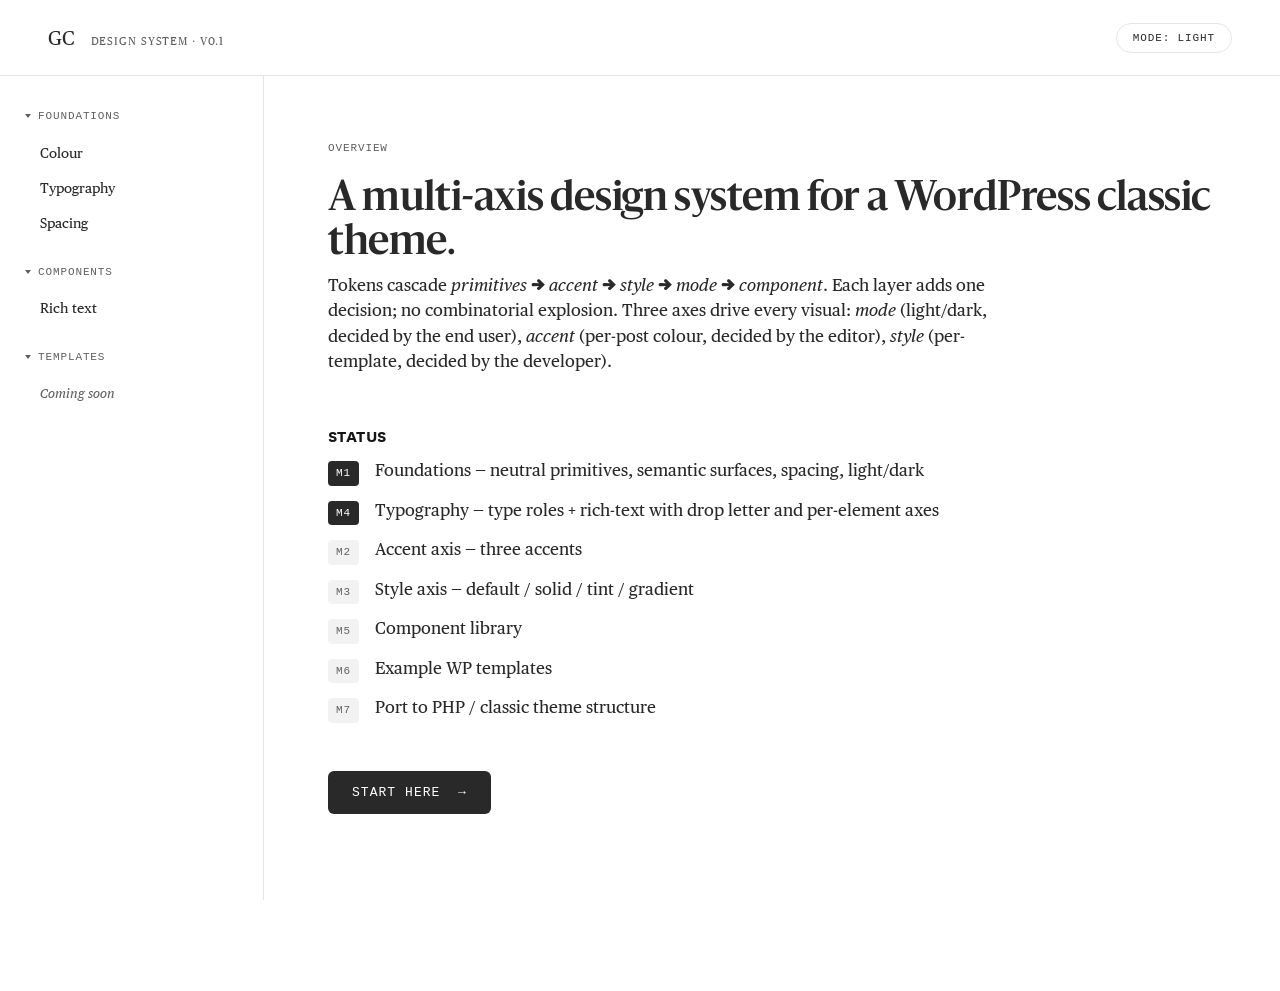
<file: index.html>
<!doctype html>
<html lang="en">
<head>
  <meta charset="utf-8">
  <title>GC — Design System</title>
  <meta name="viewport" content="width=device-width, initial-scale=1">
  <link rel="stylesheet" href="tokens/fonts.css">
  <link rel="stylesheet" href="tokens/primitives.css">
  <link rel="stylesheet" href="tokens/semantic.css">
  <link rel="stylesheet" href="tokens/rich-text.css">
  <link rel="stylesheet" href="docs.css">
</head>
<body>
  <header>
    <div class="brand">
      <span class="wordmark">GC</span>
      <span class="breadcrumb">Design System · v0.1</span>
    </div>
    <div class="toggles">
      <button class="toggle" id="mode-toggle" type="button" aria-label="Toggle color mode">Mode: light</button>
    </div>
  </header>

  <div id="sidebar-mount"></div>

  <main>
    <section>
      <div class="section-label">Overview</div>
      <h2>A multi-axis design system for a WordPress classic theme.</h2>
      <p class="section-desc">
        Tokens cascade <em>primitives → accent → style → mode → component</em>. Each layer adds one decision; no combinatorial explosion. Three axes drive every visual: <em>mode</em> (light/dark, decided by the end user), <em>accent</em> (per-post colour, decided by the editor), <em>style</em> (per-template, decided by the developer).
      </p>

      <h3>Status</h3>
      <ul class="roadmap">
        <li><span class="roadmap-stage roadmap-done">M1</span> Foundations &mdash; neutral primitives, semantic surfaces, spacing, light/dark</li>
        <li><span class="roadmap-stage roadmap-done">M4</span> Typography &mdash; type roles + rich-text with drop letter and per-element axes</li>
        <li><span class="roadmap-stage">M2</span> Accent axis &mdash; three accents</li>
        <li><span class="roadmap-stage">M3</span> Style axis &mdash; default / solid / tint / gradient</li>
        <li><span class="roadmap-stage">M5</span> Component library</li>
        <li><span class="roadmap-stage">M6</span> Example WP templates</li>
        <li><span class="roadmap-stage">M7</span> Port to PHP / classic theme structure</li>
      </ul>

      <p style="margin-top: var(--space-48);">
        <a href="foundations/colour.html" class="cta">Start here &nbsp;→</a>
      </p>
    </section>
  </main>

  <script src="docs.js"></script>
</body>
</html>
</file>
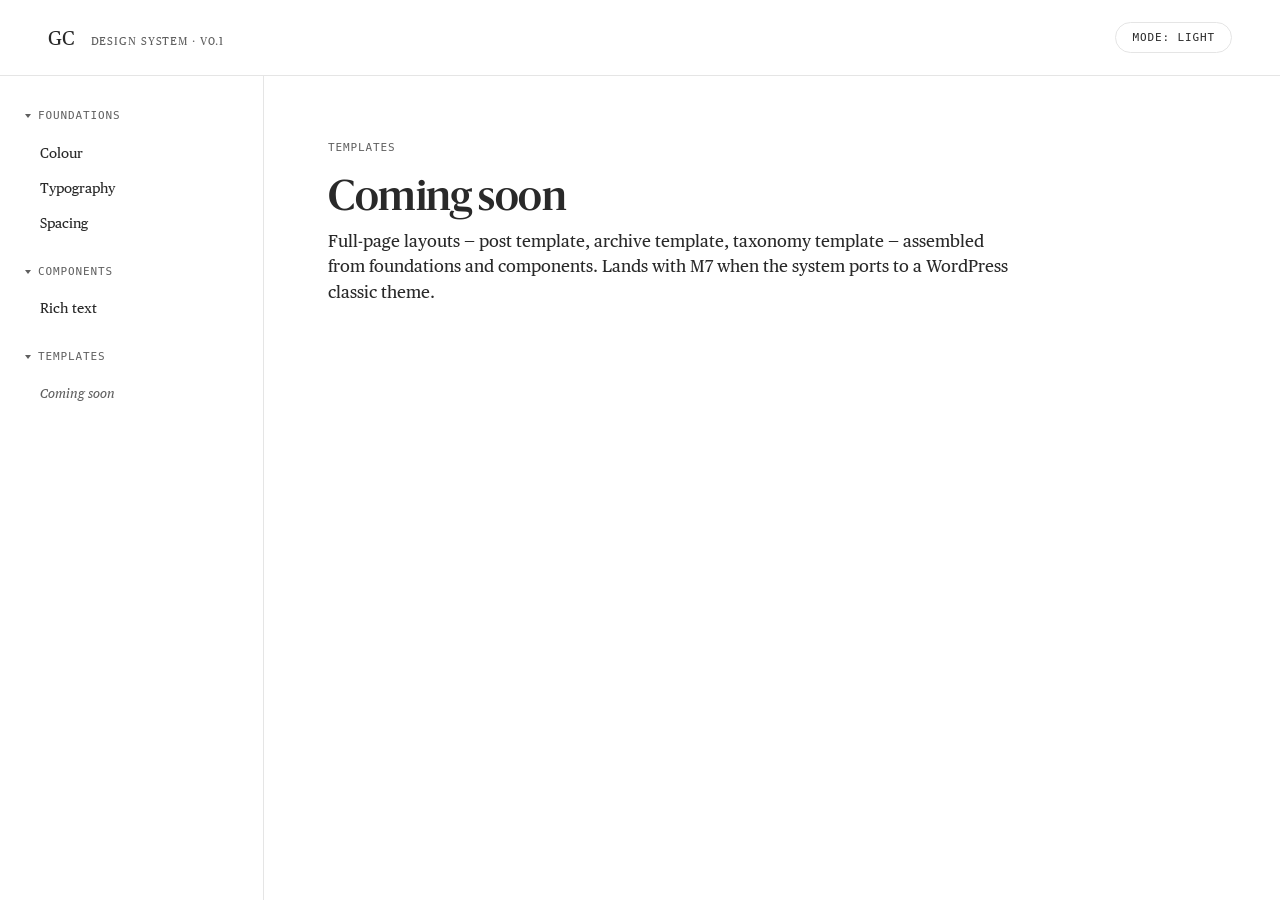
<file: templates/index.html>
<!doctype html>
<html lang="en">
<head>
  <meta charset="utf-8">
  <base href="..">
  <title>GC — Templates</title>
  <meta name="viewport" content="width=device-width, initial-scale=1">
  <link rel="stylesheet" href="tokens/fonts.css">
  <link rel="stylesheet" href="tokens/primitives.css">
  <link rel="stylesheet" href="tokens/semantic.css">
  <link rel="stylesheet" href="tokens/rich-text.css">
  <link rel="stylesheet" href="docs.css">
</head>
<body>
  <header>
    <div class="brand">
      <span class="wordmark">GC</span>
      <span class="breadcrumb">Design System · v0.1</span>
    </div>
    <div class="toggles">
      <button class="toggle" id="mode-toggle" type="button" aria-label="Toggle color mode">Mode: light</button>
    </div>
  </header>

  <div id="sidebar-mount"></div>

  <main>
    <section>
      <div class="section-label">Templates</div>
      <h2>Coming soon</h2>
      <p class="section-desc">
        Full-page layouts &mdash; post template, archive template, taxonomy template &mdash; assembled from foundations and components. Lands with M7 when the system ports to a WordPress classic theme.
      </p>
    </section>
  </main>

  <script src="docs.js"></script>
</body>
</html>
</file>
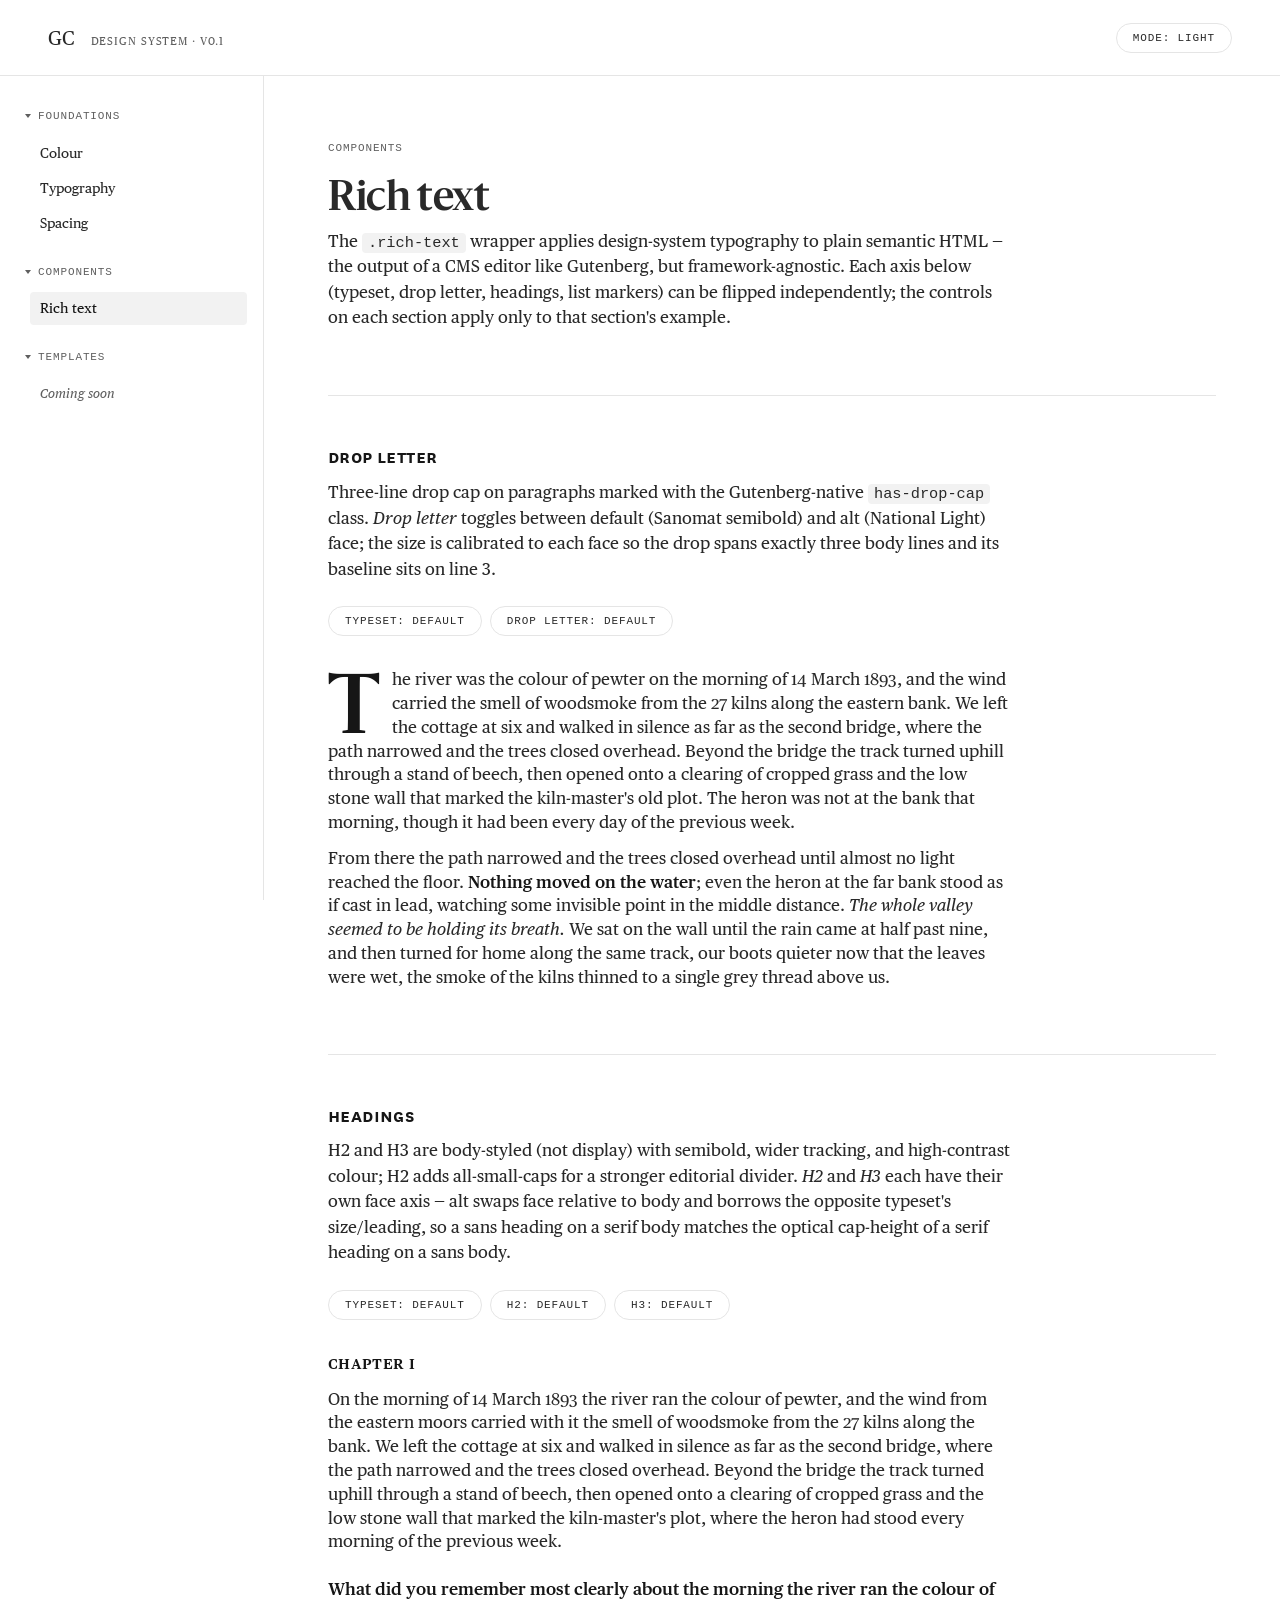
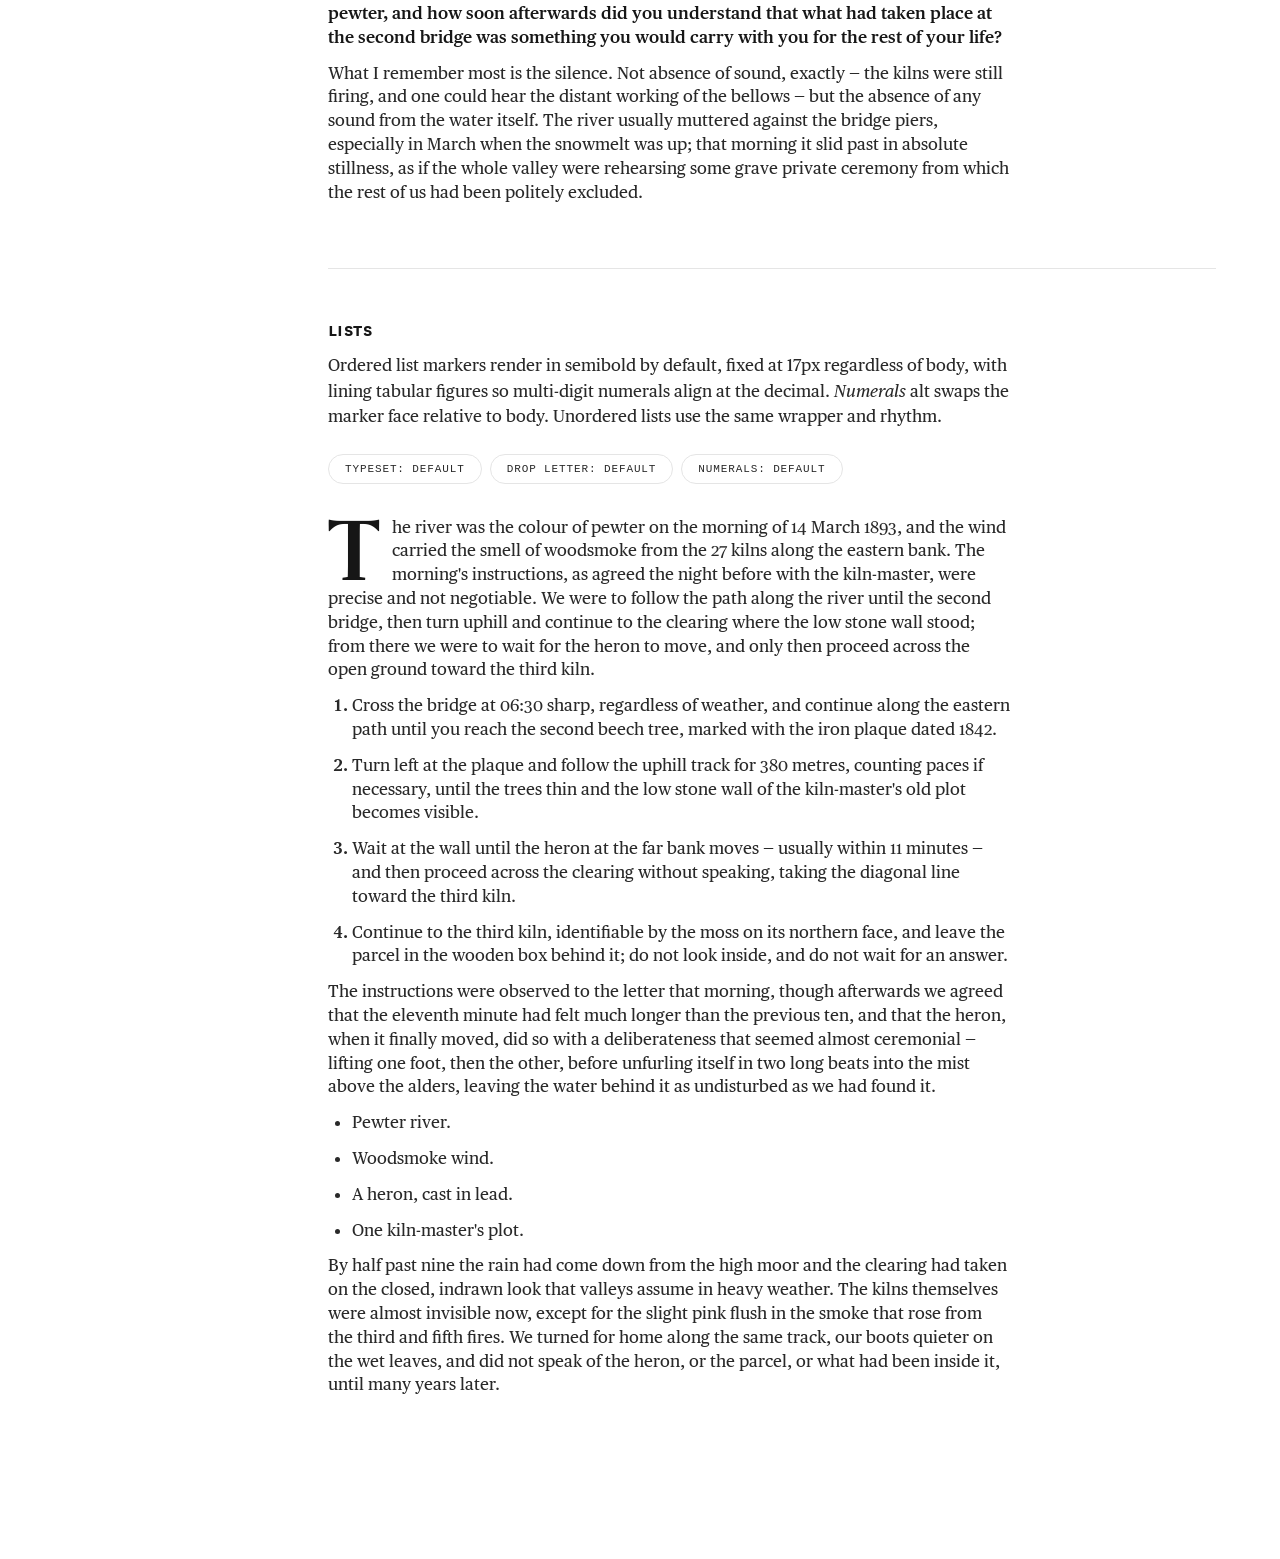
<file: components/rich-text.html>
<!doctype html>
<html lang="en">
<head>
  <meta charset="utf-8">
  <base href="..">
  <title>GC — Rich text</title>
  <meta name="viewport" content="width=device-width, initial-scale=1">
  <link rel="stylesheet" href="tokens/fonts.css">
  <link rel="stylesheet" href="tokens/primitives.css">
  <link rel="stylesheet" href="tokens/semantic.css">
  <link rel="stylesheet" href="tokens/rich-text.css">
  <link rel="stylesheet" href="docs.css">
</head>
<body>
  <header>
    <div class="brand">
      <span class="wordmark">GC</span>
      <span class="breadcrumb">Design System · v0.1</span>
    </div>
    <div class="toggles">
      <button class="toggle" id="mode-toggle" type="button" aria-label="Toggle color mode">Mode: light</button>
    </div>
  </header>

  <div id="sidebar-mount"></div>

  <main>
    <section>
      <div class="section-label">Components</div>
      <h2>Rich text</h2>
      <p class="section-desc">
        The <code>.rich-text</code> wrapper applies design-system typography to plain semantic HTML &mdash; the output of a CMS editor like Gutenberg, but framework-agnostic. Each axis below (typeset, drop letter, headings, list markers) can be flipped independently; the controls on each section apply only to that section's example.
      </p>

      <!-- ────────── Drop letter ────────── -->
      <section class="demo">
        <h3>Drop letter</h3>
        <p class="demo-desc">
          Three-line drop cap on paragraphs marked with the Gutenberg-native <code>has-drop-cap</code> class. <em>Drop letter</em> toggles between default (Sanomat semibold) and alt (National Light) face; the size is calibrated to each face so the drop spans exactly three body lines and its baseline sits on line 3.
        </p>
        <div class="demo-toggles">
          <button class="toggle" type="button" data-toggle="typeset">Typeset: default</button>
          <button class="toggle" type="button" data-toggle="dropletter">Drop letter: default</button>
        </div>
        <div class="demo-target rich-text">
          <p class="has-drop-cap">The river was the colour of pewter on the morning of 14 March 1893, and the wind carried the smell of woodsmoke from the 27 kilns along the eastern bank. We left the cottage at six and walked in silence as far as the second bridge, where the path narrowed and the trees closed overhead. Beyond the bridge the track turned uphill through a stand of beech, then opened onto a clearing of cropped grass and the low stone wall that marked the kiln-master's old plot. The heron was not at the bank that morning, though it had been every day of the previous week.</p>
          <p>From there the path narrowed and the trees closed overhead until almost no light reached the floor. <strong>Nothing moved on the water</strong>; even the heron at the far bank stood as if cast in lead, watching some invisible point in the middle distance. <em>The whole valley seemed to be holding its breath.</em> We sat on the wall until the rain came at half past nine, and then turned for home along the same track, our boots quieter now that the leaves were wet, the smoke of the kilns thinned to a single grey thread above us.</p>
        </div>
      </section>

      <!-- ────────── Headings ────────── -->
      <section class="demo">
        <h3>Headings</h3>
        <p class="demo-desc">
          H2 and H3 are body-styled (not display) with semibold, wider tracking, and high-contrast colour; H2 adds all-small-caps for a stronger editorial divider. <em>H2</em> and <em>H3</em> each have their own face axis &mdash; alt swaps face relative to body and borrows the opposite typeset's size/leading, so a sans heading on a serif body matches the optical cap-height of a serif heading on a sans body.
        </p>
        <div class="demo-toggles">
          <button class="toggle" type="button" data-toggle="typeset">Typeset: default</button>
          <button class="toggle" type="button" data-toggle="h2">H2: default</button>
          <button class="toggle" type="button" data-toggle="h3">H3: default</button>
        </div>
        <div class="demo-target rich-text">
          <h2>Chapter I</h2>
          <p>On the morning of 14 March 1893 the river ran the colour of pewter, and the wind from the eastern moors carried with it the smell of woodsmoke from the 27 kilns along the bank. We left the cottage at six and walked in silence as far as the second bridge, where the path narrowed and the trees closed overhead. Beyond the bridge the track turned uphill through a stand of beech, then opened onto a clearing of cropped grass and the low stone wall that marked the kiln-master's plot, where the heron had stood every morning of the previous week.</p>
          <h3>What did you remember most clearly about the morning the river ran the colour of pewter, and how soon afterwards did you understand that what had taken place at the second bridge was something you would carry with you for the rest of your life?</h3>
          <p>What I remember most is the silence. Not absence of sound, exactly &mdash; the kilns were still firing, and one could hear the distant working of the bellows &mdash; but the absence of any sound from the water itself. The river usually muttered against the bridge piers, especially in March when the snowmelt was up; that morning it slid past in absolute stillness, as if the whole valley were rehearsing some grave private ceremony from which the rest of us had been politely excluded.</p>
        </div>
      </section>

      <!-- ────────── Lists ────────── -->
      <section class="demo">
        <h3>Lists</h3>
        <p class="demo-desc">
          Ordered list markers render in semibold by default, fixed at 17px regardless of body, with lining tabular figures so multi-digit numerals align at the decimal. <em>Numerals</em> alt swaps the marker face relative to body. Unordered lists use the same wrapper and rhythm.
        </p>
        <div class="demo-toggles">
          <button class="toggle" type="button" data-toggle="typeset">Typeset: default</button>
          <button class="toggle" type="button" data-toggle="dropletter">Drop letter: default</button>
          <button class="toggle" type="button" data-toggle="ol-marker">Numerals: default</button>
        </div>
        <div class="demo-target rich-text">
          <p class="has-drop-cap">The river was the colour of pewter on the morning of 14 March 1893, and the wind carried the smell of woodsmoke from the 27 kilns along the eastern bank. The morning's instructions, as agreed the night before with the kiln-master, were precise and not negotiable. We were to follow the path along the river until the second bridge, then turn uphill and continue to the clearing where the low stone wall stood; from there we were to wait for the heron to move, and only then proceed across the open ground toward the third kiln.</p>
          <ol>
            <li>Cross the bridge at 06:30 sharp, regardless of weather, and continue along the eastern path until you reach the second beech tree, marked with the iron plaque dated 1842.</li>
            <li>Turn left at the plaque and follow the uphill track for 380 metres, counting paces if necessary, until the trees thin and the low stone wall of the kiln-master's old plot becomes visible.</li>
            <li>Wait at the wall until the heron at the far bank moves &mdash; usually within 11 minutes &mdash; and then proceed across the clearing without speaking, taking the diagonal line toward the third kiln.</li>
            <li>Continue to the third kiln, identifiable by the moss on its northern face, and leave the parcel in the wooden box behind it; do not look inside, and do not wait for an answer.</li>
          </ol>
          <p>The instructions were observed to the letter that morning, though afterwards we agreed that the eleventh minute had felt much longer than the previous ten, and that the heron, when it finally moved, did so with a deliberateness that seemed almost ceremonial &mdash; lifting one foot, then the other, before unfurling itself in two long beats into the mist above the alders, leaving the water behind it as undisturbed as we had found it.</p>
          <ul>
            <li>Pewter river.</li>
            <li>Woodsmoke wind.</li>
            <li>A heron, cast in lead.</li>
            <li>One kiln-master's plot.</li>
          </ul>
          <p>By half past nine the rain had come down from the high moor and the clearing had taken on the closed, indrawn look that valleys assume in heavy weather. The kilns themselves were almost invisible now, except for the slight pink flush in the smoke that rose from the third and fifth fires. We turned for home along the same track, our boots quieter on the wet leaves, and did not speak of the heron, or the parcel, or what had been inside it, until many years later.</p>
        </div>
      </section>
    </section>
  </main>

  <script src="docs.js"></script>
  <script>
    // Per-section demo toggles. Each <section class="demo"> has a
    // row of buttons[data-toggle="…"] and one .demo-target. Click
    // flips the corresponding axis on the target (or on the
    // <p class="has-drop-cap"> inside it, for the dropletter toggle).
    (() => {
      // Map: button key → label prefix (shown in the button text).
      const LABEL = {
        typeset:    'Typeset',
        dropletter: 'Drop letter',
        h2:         'H2',
        h3:         'H3',
        'ol-marker':'Numerals',
      };

      document.querySelectorAll('section.demo').forEach(demo => {
        const target = demo.querySelector('.demo-target');
        if (!target) return;

        demo.querySelectorAll('button[data-toggle]').forEach(btn => {
          const key = btn.dataset.toggle;
          const refresh = (isAlt) => {
            btn.classList.toggle('is-active', isAlt);
            btn.textContent = `${LABEL[key] || key}: ${isAlt ? 'alt' : 'default'}`;
          };
          refresh(false);

          btn.addEventListener('click', () => {
            const isAlt = !btn.classList.contains('is-active');

            if (key === 'dropletter') {
              // Dropletter alt is a class on the <p>, not an attribute on the wrapper.
              target.querySelectorAll('p.has-drop-cap').forEach(p => {
                p.classList.toggle('is-style-dropcap-alt', isAlt);
              });
            } else {
              // typeset / h2 / h3 / ol-marker → data-* attribute on the wrapper.
              const attr = `data-${key}`;
              if (isAlt) target.setAttribute(attr, 'alt');
              else target.removeAttribute(attr);
            }

            refresh(isAlt);
          });
        });
      });
    })();
  </script>
</body>
</html>
</file>
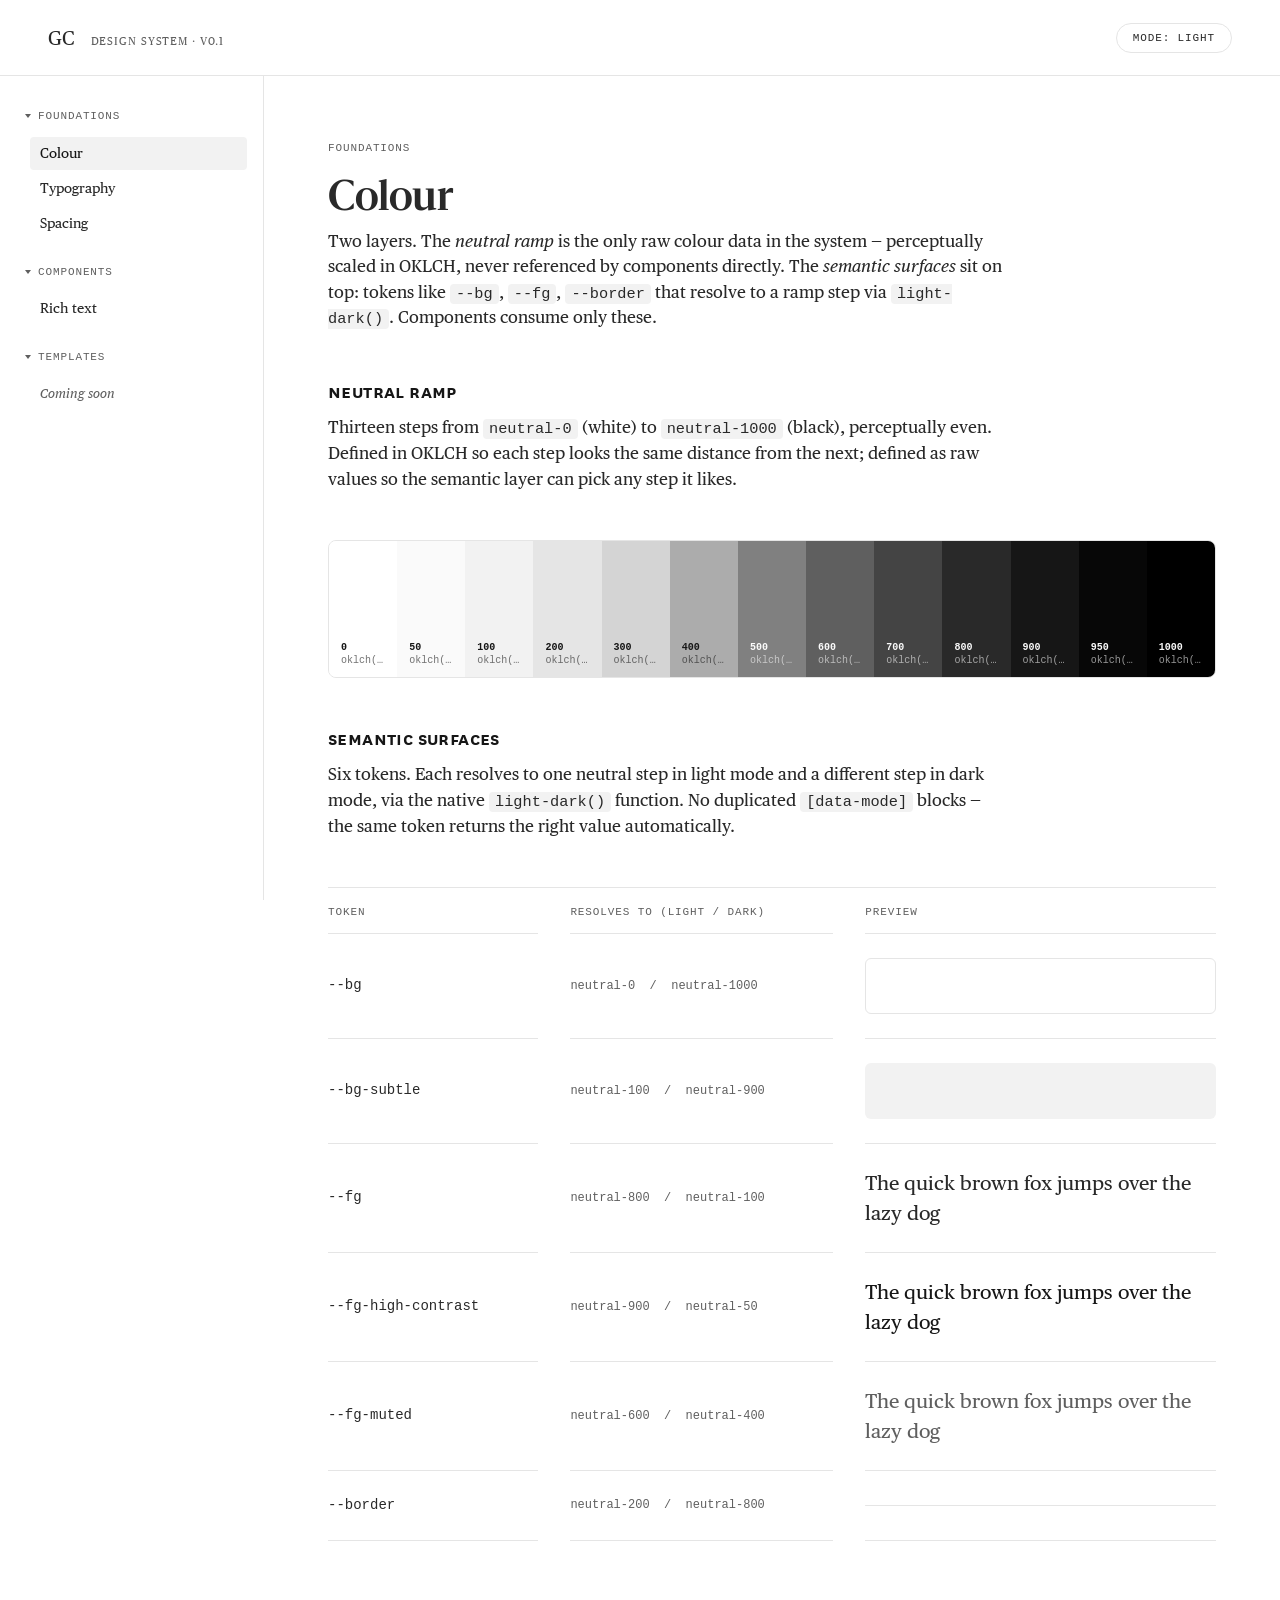
<file: foundations/colour.html>
<!doctype html>
<html lang="en">
<head>
  <meta charset="utf-8">
  <base href="..">
  <title>GC — Colour</title>
  <meta name="viewport" content="width=device-width, initial-scale=1">
  <link rel="stylesheet" href="tokens/fonts.css">
  <link rel="stylesheet" href="tokens/primitives.css">
  <link rel="stylesheet" href="tokens/semantic.css">
  <link rel="stylesheet" href="tokens/rich-text.css">
  <link rel="stylesheet" href="docs.css">
</head>
<body>
  <header>
    <div class="brand">
      <span class="wordmark">GC</span>
      <span class="breadcrumb">Design System · v0.1</span>
    </div>
    <div class="toggles">
      <button class="toggle" id="mode-toggle" type="button" aria-label="Toggle color mode">Mode: light</button>
    </div>
  </header>

  <div id="sidebar-mount"></div>

  <main>
    <section>
      <div class="section-label">Foundations</div>
      <h2>Colour</h2>
      <p class="section-desc">
        Two layers. The <em>neutral ramp</em> is the only raw colour data in the system &mdash; perceptually scaled in OKLCH, never referenced by components directly. The <em>semantic surfaces</em> sit on top: tokens like <code>--bg</code>, <code>--fg</code>, <code>--border</code> that resolve to a ramp step via <code>light-dark()</code>. Components consume only these.
      </p>

      <h3>Neutral ramp</h3>
      <p class="section-desc">
        Thirteen steps from <code>neutral-0</code> (white) to <code>neutral-1000</code> (black), perceptually even. Defined in OKLCH so each step looks the same distance from the next; defined as raw values so the semantic layer can pick any step it likes.
      </p>
      <div class="ramp" id="ramp"></div>

      <h3>Semantic surfaces</h3>
      <p class="section-desc">
        Six tokens. Each resolves to one neutral step in light mode and a different step in dark mode, via the native <code>light-dark()</code> function. No duplicated <code>[data-mode]</code> blocks &mdash; the same token returns the right value automatically.
      </p>

      <div class="sem">
        <div class="sem-h">Token</div>
        <div class="sem-h">Resolves to (light / dark)</div>
        <div class="sem-h">Preview</div>

        <div class="sem-row">
          <div class="sem-name">--bg</div>
          <div class="sem-resolve">neutral-0&nbsp;&nbsp;/&nbsp;&nbsp;neutral-1000</div>
          <div><div class="preview" style="background:var(--bg); border:1px solid var(--border);"></div></div>
        </div>

        <div class="sem-row">
          <div class="sem-name">--bg-subtle</div>
          <div class="sem-resolve">neutral-100&nbsp;&nbsp;/&nbsp;&nbsp;neutral-900</div>
          <div><div class="preview" style="background:var(--bg-subtle);"></div></div>
        </div>

        <div class="sem-row">
          <div class="sem-name">--fg</div>
          <div class="sem-resolve">neutral-800&nbsp;&nbsp;/&nbsp;&nbsp;neutral-100</div>
          <div><div class="preview text" style="color:var(--fg);">The quick brown fox jumps over the lazy dog</div></div>
        </div>

        <div class="sem-row">
          <div class="sem-name">--fg-high-contrast</div>
          <div class="sem-resolve">neutral-900&nbsp;&nbsp;/&nbsp;&nbsp;neutral-50</div>
          <div><div class="preview text" style="color:var(--fg-high-contrast);">The quick brown fox jumps over the lazy dog</div></div>
        </div>

        <div class="sem-row">
          <div class="sem-name">--fg-muted</div>
          <div class="sem-resolve">neutral-600&nbsp;&nbsp;/&nbsp;&nbsp;neutral-400</div>
          <div><div class="preview text" style="color:var(--fg-muted);">The quick brown fox jumps over the lazy dog</div></div>
        </div>

        <div class="sem-row">
          <div class="sem-name">--border</div>
          <div class="sem-resolve">neutral-200&nbsp;&nbsp;/&nbsp;&nbsp;neutral-800</div>
          <div><div class="preview line" style="background:var(--border);"></div></div>
        </div>
      </div>
    </section>
  </main>

  <script src="docs.js"></script>
  <script>
    // Render neutral ramp from the actual CSS variables.
    (() => {
      const steps = [0, 50, 100, 200, 300, 400, 500, 600, 700, 800, 900, 950, 1000];
      const ramp  = document.getElementById('ramp');
      const cs    = getComputedStyle(document.documentElement);
      ramp.innerHTML = steps.map(s => {
        const varName = `--color-neutral-${s}`;
        const val     = cs.getPropertyValue(varName).trim();
        const onColor = s <= 400 ? 'dark' : 'light';
        return `
          <div class="swatch" data-on="${onColor}" style="background: var(${varName});">
            <span class="step">${s}</span>
            <span class="val">${val}</span>
          </div>`;
      }).join('');
    })();
  </script>
</body>
</html>
</file>
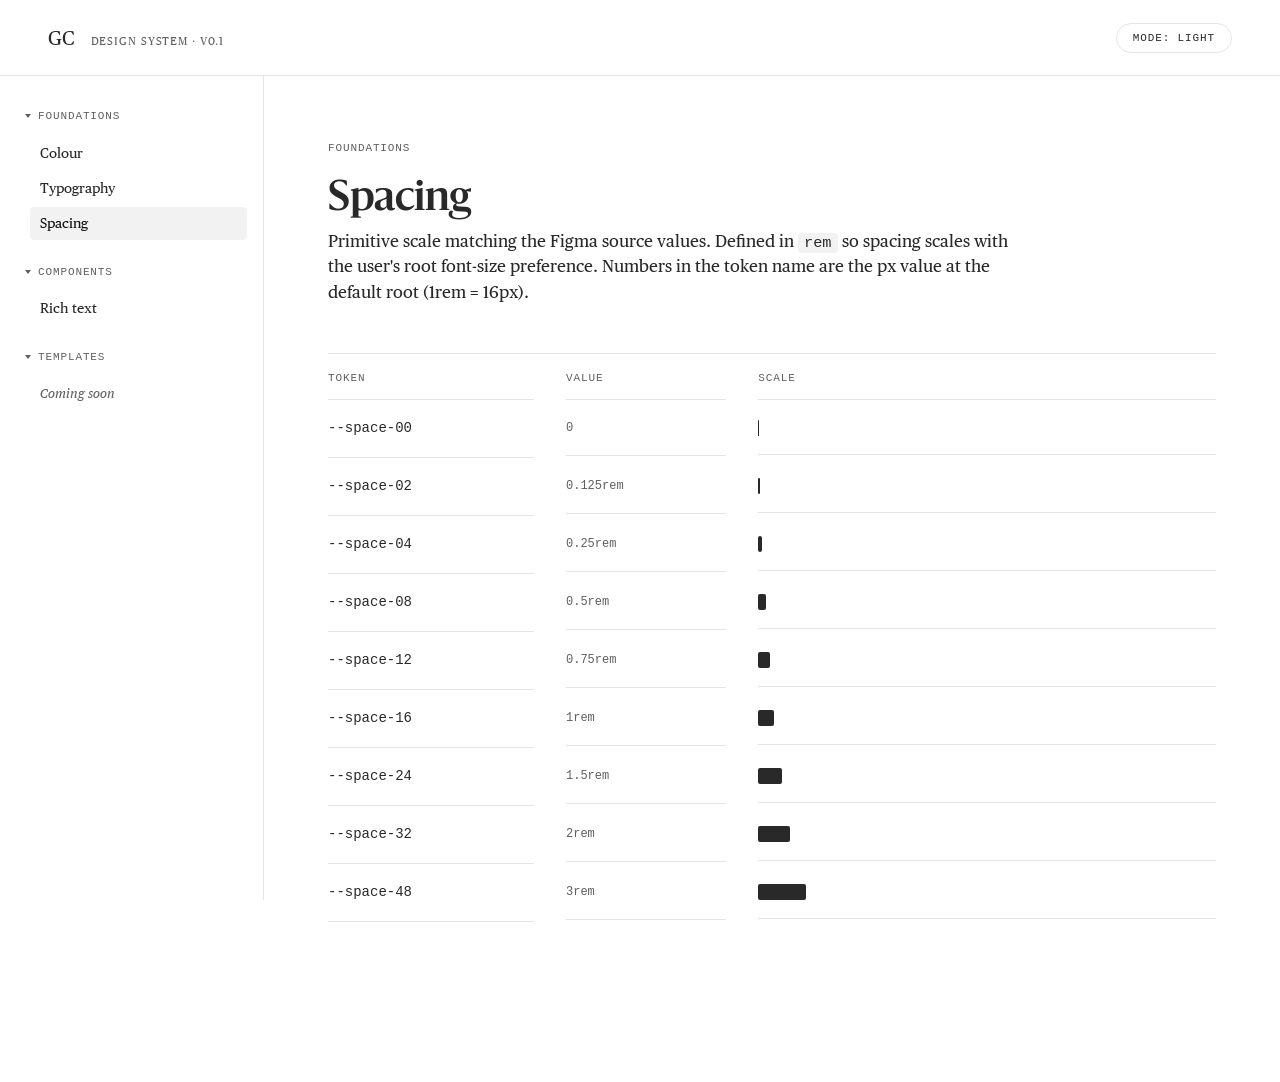
<file: foundations/spacing.html>
<!doctype html>
<html lang="en">
<head>
  <meta charset="utf-8">
  <base href="..">
  <title>GC — Spacing</title>
  <meta name="viewport" content="width=device-width, initial-scale=1">
  <link rel="stylesheet" href="tokens/fonts.css">
  <link rel="stylesheet" href="tokens/primitives.css">
  <link rel="stylesheet" href="tokens/semantic.css">
  <link rel="stylesheet" href="tokens/rich-text.css">
  <link rel="stylesheet" href="docs.css">
</head>
<body>
  <header>
    <div class="brand">
      <span class="wordmark">GC</span>
      <span class="breadcrumb">Design System · v0.1</span>
    </div>
    <div class="toggles">
      <button class="toggle" id="mode-toggle" type="button" aria-label="Toggle color mode">Mode: light</button>
    </div>
  </header>

  <div id="sidebar-mount"></div>

  <main>
    <section>
      <div class="section-label">Foundations</div>
      <h2>Spacing</h2>
      <p class="section-desc">
        Primitive scale matching the Figma source values. Defined in <code>rem</code> so spacing scales with the user's root font-size preference. Numbers in the token name are the px value at the default root (1rem = 16px).
      </p>

      <div class="space" id="space-table">
        <div class="sem-h">Token</div>
        <div class="sem-h">Value</div>
        <div class="sem-h">Scale</div>
      </div>
    </section>
  </main>

  <script src="docs.js"></script>
  <script>
    // Render spacing table from the actual CSS variables.
    (() => {
      const tokens = ['00','02','04','08','12','16','24','32','48'];
      const table  = document.getElementById('space-table');
      const cs     = getComputedStyle(document.documentElement);
      tokens.forEach(t => {
        const varName = `--space-${t}`;
        const value   = cs.getPropertyValue(varName).trim();
        const row     = document.createElement('div');
        row.className = 'space-row';
        row.innerHTML = `
          <div class="space-name">${varName}</div>
          <div class="space-val">${value || '0'}</div>
          <div><div class="space-bar" style="width: var(${varName});"></div></div>
        `;
        table.appendChild(row);
      });
    })();
  </script>
</body>
</html>
</file>
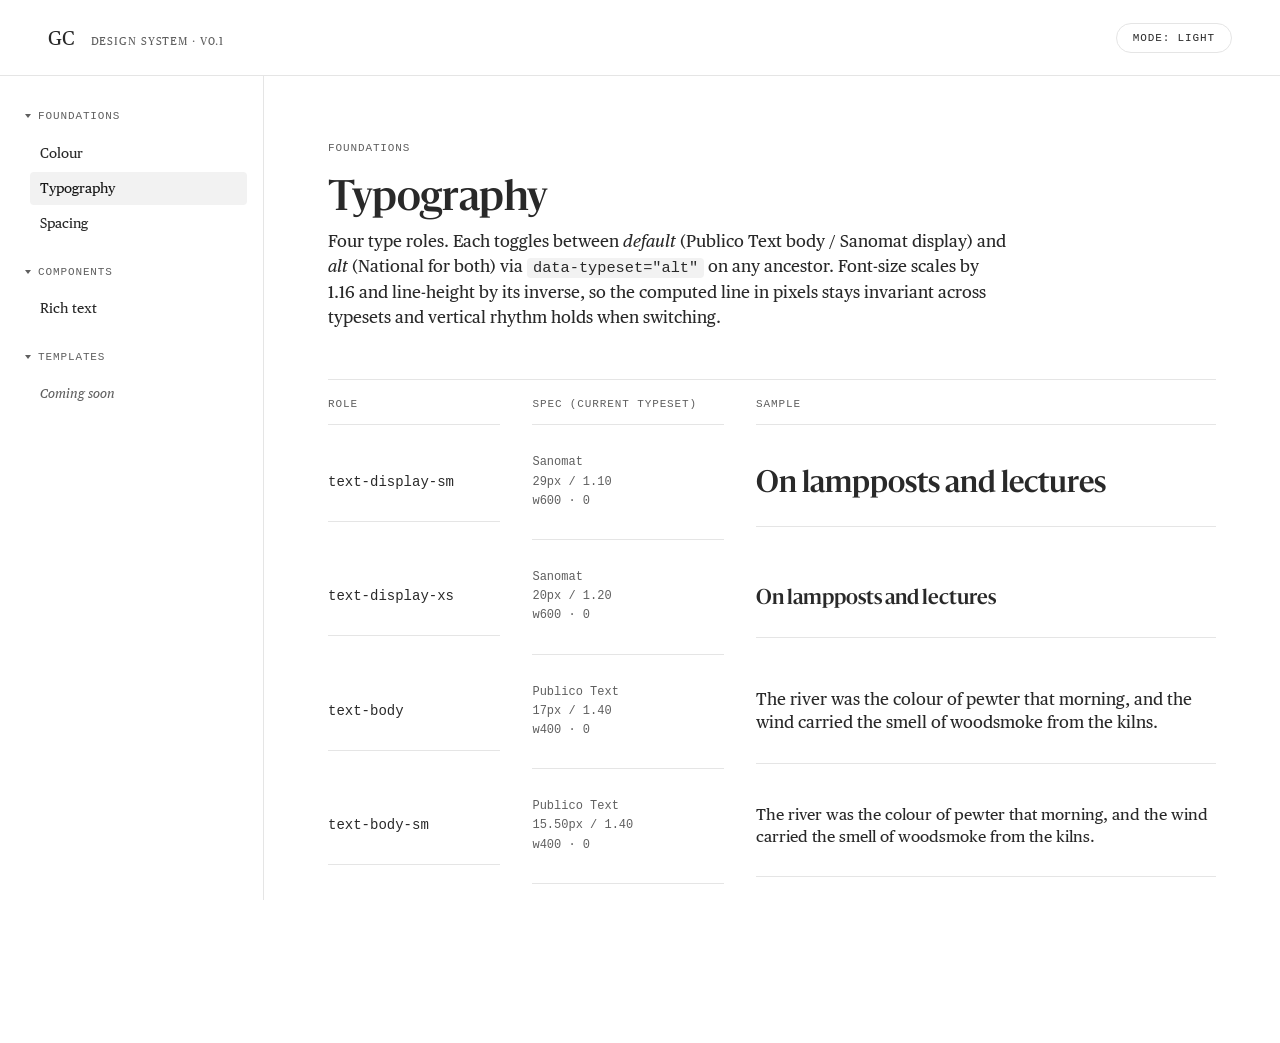
<file: foundations/typography.html>
<!doctype html>
<html lang="en">
<head>
  <meta charset="utf-8">
  <base href="..">
  <title>GC — Typography</title>
  <meta name="viewport" content="width=device-width, initial-scale=1">
  <link rel="stylesheet" href="tokens/fonts.css">
  <link rel="stylesheet" href="tokens/primitives.css">
  <link rel="stylesheet" href="tokens/semantic.css">
  <link rel="stylesheet" href="tokens/rich-text.css">
  <link rel="stylesheet" href="docs.css">
</head>
<body>
  <header>
    <div class="brand">
      <span class="wordmark">GC</span>
      <span class="breadcrumb">Design System · v0.1</span>
    </div>
    <div class="toggles">
      <button class="toggle" id="mode-toggle" type="button" aria-label="Toggle color mode">Mode: light</button>
    </div>
  </header>

  <div id="sidebar-mount"></div>

  <main>
    <section>
      <div class="section-label">Foundations</div>
      <h2>Typography</h2>
      <p class="section-desc">
        Four type roles. Each toggles between <em>default</em> (Publico Text body / Sanomat display) and <em>alt</em> (National for both) via <code>data-typeset="alt"</code> on any ancestor. Font-size scales by 1.16 and line-height by its inverse, so the computed line in pixels stays invariant across typesets and vertical rhythm holds when switching.
      </p>

      <div class="type" id="type-table">
        <div class="sem-h">Role</div>
        <div class="sem-h">Spec (current typeset)</div>
        <div class="sem-h">Sample</div>
      </div>
    </section>
  </main>

  <script src="docs.js"></script>
  <script>
    // Render type role table. Reads computed values per row so
    // the Spec column tracks the live typeset (default ↔ alt).
    (() => {
      const roles = [
        { name: 'text-display-sm', cls: 'text-display-sm', sample: 'On lampposts and lectures' },
        { name: 'text-display-xs', cls: 'text-display-xs', sample: 'On lampposts and lectures' },
        { name: 'text-body',       cls: 'text-body',       sample: 'The river was the colour of pewter that morning, and the wind carried the smell of woodsmoke from the kilns.' },
        { name: 'text-body-sm',    cls: 'text-body-sm',    sample: 'The river was the colour of pewter that morning, and the wind carried the smell of woodsmoke from the kilns.' },
      ];
      const table = document.getElementById('type-table');
      roles.forEach(r => {
        const row = document.createElement('div');
        row.className = 'type-row';
        row.innerHTML = `
          <div class="type-role">${r.name}</div>
          <div class="type-spec" data-spec-for="${r.cls}"></div>
          <div class="type-sample ${r.cls}">${r.sample}</div>
        `;
        table.appendChild(row);
      });
      requestAnimationFrame(refreshSpecs);
      // Expose so docs.js typeset toggle can re-read computed values.
      window.refreshSpecs = refreshSpecs;
      function refreshSpecs() {
        document.querySelectorAll('[data-spec-for]').forEach(el => {
          const target = el.parentElement.querySelector('.type-sample');
          const cs = getComputedStyle(target);
          const family   = cs.fontFamily.split(',')[0].replace(/"/g, '').trim();
          const size     = parseFloat(cs.fontSize).toFixed(2).replace(/\.00$/, '');
          const lh       = parseFloat(cs.lineHeight) / parseFloat(cs.fontSize);
          const weight   = cs.fontWeight;
          const tracking = cs.letterSpacing === 'normal' ? '0' : cs.letterSpacing;
          el.innerHTML = `${family}<br>${size}px&nbsp;/&nbsp;${lh.toFixed(2)}<br>w${weight}&nbsp;·&nbsp;${tracking}`;
        });
      }
    })();
  </script>
</body>
</html>
</file>
<file: tokens/fonts.css>
/* ============================================================
   @font-face declarations.
   Web licensed for LGC. Self-hosted, woff2 preferred.
   ============================================================ */

/* ── Sanomat (Web) ─────────────────────────────────────────
   Display serif. We only have Semibold (600) currently.
   System asks for Medium (500); Semibold stands in until
   the Medium file arrives.
   font-weight range covers both so demanding either resolves. */
@font-face {
  font-family: "Sanomat";
  src: url("../fonts/Sanomat-Semibold-Web.woff2") format("woff2");
  font-weight: 500 600;
  font-style: normal;
  font-display: swap;
}
@font-face {
  font-family: "Sanomat";
  src: url("../fonts/Sanomat-RegularItalic-Web.woff2") format("woff2");
  font-weight: 400;
  font-style: italic;
  font-display: swap;
}

/* ── Publico Text (Web) ────────────────────────────────────
   Body serif. */
@font-face {
  font-family: "Publico Text";
  src: url("../fonts/PublicoText-Roman-Web.woff2") format("woff2");
  font-weight: 400;
  font-style: normal;
  font-display: swap;
}
@font-face {
  font-family: "Publico Text";
  src: url("../fonts/PublicoText-Italic-Web.woff2") format("woff2");
  font-weight: 400;
  font-style: italic;
  font-display: swap;
}
@font-face {
  font-family: "Publico Text";
  src: url("../fonts/PublicoText-Semibold-Web.woff2") format("woff2");
  font-weight: 600;
  font-style: normal;
  font-display: swap;
}
@font-face {
  font-family: "Publico Text";
  src: url("../fonts/PublicoText-SemiboldItalic-Web.woff2") format("woff2");
  font-weight: 600;
  font-style: italic;
  font-display: swap;
}

/* ── National (Web) ────────────────────────────────────────
   Alt sans. Light for displays, Book for body, Semibold for emphasis.
   TODO: National-Book.woff2 and National-Semibold.woff2 not yet provided. */
@font-face {
  font-family: "National";
  src: url("../fonts/NationalWeb-Light.woff2") format("woff2");
  font-weight: 300;
  font-style: normal;
  font-display: swap;
}
@font-face {
  font-family: "National";
  src: url("../fonts/NationalWeb-Book.woff") format("woff");
  font-weight: 400;
  font-style: normal;
  font-display: swap;
}
@font-face {
  font-family: "National";
  src: url("../fonts/NationalWeb-BookItalic.woff2") format("woff2");
  font-weight: 400;
  font-style: italic;
  font-display: swap;
}
@font-face {
  font-family: "National";
  src: url("../fonts/NationalWeb-Semibold.woff") format("woff");
  font-weight: 600;
  font-style: normal;
  font-display: swap;
}
</file>
<file: tokens/primitives.css>
/* ============================================================
   PRIMITIVES — raw values. Never consumed by components directly.
   Semantic tokens reference these.
   ============================================================ */

:root {
  /* ── Neutral ─────────────────────────────────────────────
     True gray, perceptually scaled in OKLCH.
     13 steps: 0 (white) → 1000 (black). */
  --color-neutral-0:    oklch(100%   0 0);
  --color-neutral-50:   oklch(98.4%  0 0);
  --color-neutral-100:  oklch(96.2%  0 0);
  --color-neutral-200:  oklch(92.2%  0 0);
  --color-neutral-300:  oklch(86.9%  0 0);
  --color-neutral-400:  oklch(74.5%  0 0);
  --color-neutral-500:  oklch(60.0%  0 0);
  --color-neutral-600:  oklch(48.5%  0 0);
  --color-neutral-700:  oklch(38.6%  0 0);
  --color-neutral-800:  oklch(28.0%  0 0);
  --color-neutral-900:  oklch(20.0%  0 0);
  --color-neutral-950:  oklch(13.0%  0 0);
  --color-neutral-1000: oklch(0%     0 0);

  /* ── Type families ───────────────────────────────────────
     The three faces. Display (Sanomat) is only used inside
     the display roles; body & alt use Publico / National. */
  --font-display: "Sanomat", Georgia, "Times New Roman", serif;
  --font-serif:   "Publico Text", Georgia, "Times New Roman", serif;
  --font-sans:    "National", -apple-system, BlinkMacSystemFont,
                  "Segoe UI", Helvetica, Arial, sans-serif;

  /* ── Type weights ────────────────────────────────────────
     Names match CSS numeric scale 1:1.
     Sanomat ships only Semibold in the web licence — there is
     no separate Medium weight; displays use Semibold. */
  --weight-light:    300;   /* National Light — displays in alt   */
  --weight-book:     400;   /* National Book, Publico Roman       */
  --weight-semibold: 600;   /* Sanomat (display), emphasis serif/sans */

  /* ── Spacing ─────────────────────────────────────────────
     Base scale from the Figma source. Values in rem so that
     a user with a larger root font-size gets proportional
     spacing across the whole system.
     1rem = 16px @ default root font-size.
     Numbers in token name = the px value at default. */
  --space-00: 0;
  --space-02: 0.125rem;  /*  2 */
  --space-04: 0.25rem;   /*  4 */
  --space-08: 0.5rem;    /*  8 */
  --space-12: 0.75rem;   /* 12 */
  --space-16: 1rem;      /* 16 */
  --space-24: 1.5rem;    /* 24 */
  --space-32: 2rem;      /* 32 */
  --space-48: 3rem;      /* 48 */
}
</file>
<file: tokens/rich-text.css>
/* ============================================================
   RICH TEXT — the .rich-text wrapper applies design-system
   typography to plain semantic HTML (the output of a CMS
   editor like Gutenberg, but framework-agnostic).

   Rules inside this file map HTML tags → behaviour. Components
   outside .rich-text use the utility classes (.text-body etc.).

   Vertical rhythm uses the project spacing scale (--space-*),
   not the `lh` unit — keeps the rich-text rhythm in step with
   the rest of the layout system rather than the running line.
   ============================================================ */

/* ── Numerals: old-style by default in body prose ─────────
   Old-style figures have ascenders & descenders like lowercase
   letters — they read naturally inside running text. */
.rich-text {
  font-variant-numeric: oldstyle-nums proportional-nums;
}

/* List markers use lining (cap-height) + tabular figures so
   "11." "12." "100." all align at the decimal point.
   Markers render in semibold by default; face follows the
   body typeset, swapped via data-ol-marker="alt" on any
   ancestor (see semantic.css RICH-TEXT AXES). Size is fixed
   at 17px regardless of body typeset so numerals read the
   same weight in any context. ───────────────────────── */
.rich-text ol > li::marker {
  font-variant-numeric: lining-nums tabular-nums;
  font-weight:          var(--weight-semibold);
  font-family:          var(--ol-marker-family, var(--typeset-family));
  font-size:            1.0625rem;
}

/* ── Reset margins on direct children we control.
   :where() keeps the selector match but zeroes its specificity,
   so the rhythm rule below (lower specificity by default) can
   still apply its margin-block-start. ───────────────────── */
:where(.rich-text > p,
       .rich-text > ul,
       .rich-text > ol,
       .rich-text > h2,
       .rich-text > h3) {
  margin: 0;
}

/* ── Vertical rhythm: every direct child after another gets
   the default gap above it. Pattern A (top-only): only
   margin-block-start, never block-end, so the system is
   robust to block/flex/grid contexts (no margin collapse). */
.rich-text > * + * {
  margin-block-start: var(--space-12);
}

/* Heading top spacing. Below uses the default --space-12. */
.rich-text > * + h2 { margin-block-start: var(--space-48); }
.rich-text > * + h3 { margin-block-start: var(--space-24); }

/* ── Headings ────────────────────────────────────────────
   H2 and H3 are body-styled (not display), with semibold +
   wider tracking + high-contrast color. H2 adds all-small-caps
   for a strong editorial section divider.

   font-family / font-size / line-height consume per-element
   axis tokens (see semantic.css RICH-TEXT AXES). On alt the
   size and leading flip to the swapped typeset's, so a
   serif-on-sans-body heading optically matches a serif-on-
   serif-body heading, and computed line-height in px stays
   invariant. Tokens fall back to the body typeset when unset. */
.rich-text h2 {
  font-family:       var(--h2-family,         var(--typeset-family));
  font-size:         calc(1.0625rem * var(--h2-size-scale,    var(--typeset-size-scale)));
  line-height:       calc(1.4       * var(--h2-leading-scale, var(--typeset-leading-scale)));
  font-weight:       var(--weight-semibold);
  letter-spacing:    0.02em;
  font-variant-caps: all-small-caps;
  color:             var(--fg-high-contrast);
}

.rich-text h3 {
  font-family:       var(--h3-family,         var(--typeset-family));
  font-size:         calc(1.0625rem * var(--h3-size-scale,    var(--typeset-size-scale)));
  line-height:       calc(1.4       * var(--h3-leading-scale, var(--typeset-leading-scale)));
  font-weight:       var(--weight-semibold);
  letter-spacing:    0;          /* tracking unchanged from body — only h2 widens for the small-caps treatment */
  font-variant-caps: normal;     /* h3 is plain semibold body, not small-caps (which is the h2 treatment) */
  color:             var(--fg-high-contrast);
}

/* ── Lists ──────────────────────────────────────────────── */
.rich-text ul,
.rich-text ol {
  padding-inline-start: var(--space-24);
}
.rich-text li + li {
  margin-block-start: var(--space-12);
}
.rich-text li > ul,
.rich-text li > ol {
  margin-block-start: var(--space-12);
}
.rich-text li > p {        /* paragraphs nested inside list items */
  margin: 0;
}
.rich-text li > p + p {
  margin-block-start: var(--space-12);
}

/* ── Inline emphasis ────────────────────────────────────── */
.rich-text strong,
.rich-text b {
  font-weight: var(--weight-semibold);
  color: var(--fg-high-contrast);
}
.rich-text em,
.rich-text i {
  font-style: italic;
}

/* ── Drop letter ─────────────────────────────────────────
   Three-line drop cap on paragraphs explicitly marked
   .has-drop-cap (Gutenberg's native class for the Paragraph
   block's Drop cap toggle). Variant via .is-style-dropcap-alt.

   Primary path: the CSS `initial-letter` property. The browser
   computes the drop's font-size from the chosen face's metrics
   so the cap-height spans exactly 3 body lines, and aligns its
   baseline with line 3's baseline. Robust to any body-text
   change — including clamp() responsive sizing — because the
   spec ties the drop to the body's own line metrics rather
   than to a hard-coded multiplier.

   Fallback path (inside @supports not): float + line-height
   + manually calibrated --dropcap-size-scale and -nudge. Used
   only by browsers that don't yet implement initial-letter
   (currently Firefox). Calibration is tied to the present body
   font-size; if body adopts clamp, fallback values will need
   re-tuning.

   Caveat: ::first-letter includes any leading punctuation
   (quotes, parens, em-dashes), which will render enlarged
   together with the letter. This is the browser default and
   accepted. For paragraphs where this is undesired, wrap the
   letter in a span and target that instead. */
.rich-text p.has-drop-cap::first-letter {
  font-family:       var(--dropcap-family);
  font-weight:       var(--dropcap-weight);
  color:             var(--fg-high-contrast);
  margin-inline-end: var(--space-12);

  -webkit-initial-letter: 3;
          initial-letter: 3;
}

@supports not (initial-letter: 3) {
  .rich-text p.has-drop-cap::first-letter {
    font-size:          calc(var(--dropcap-size-scale) * 1.0625rem);
    line-height:        1;
    float:              left;
    /* Per-context optical nudge — see --dropcap-nudge in
       semantic.css; varies by (drop face × body face). */
    margin-block-start: var(--dropcap-nudge);
    /* Trim the float's wrap zone to exactly 3 body lines.
       Float content-height = font-size (line-height: 1), which
       exceeds 3 × body line-height for both variants. The
       negative margin-block-end pulls the wrap boundary up to
       3 body lines exactly, so line 4 flows flush left right
       after line 3. */
    margin-block-end:   calc((3 * 1.4 - var(--dropcap-size-scale)) * 1.0625rem);
  }
}
</file>
<file: docs.css>
/* ============================================================
   DOCS — styles for the design-system documentation page.
   Not part of the design system itself: this file styles the
   chrome (header, layout, swatches, tables) of index.html.

   Rule: consumes only semantic tokens (--bg, --fg, --space-*,
   --border, etc.) — never primitives directly. The styleguide
   is the first "component" that uses the system, so it stays
   in step with any token change automatically.
   ============================================================ */

*, *::before, *::after { box-sizing: border-box; }

html, body { margin: 0; padding: 0; }

:root {
  --header-h:  76px;
  --sidebar-w: 264px;
}

body {
  background: var(--bg);
  color: var(--fg);
  font-family: var(--font-serif);
  font-size: 17px;
  line-height: 1.5;
  -webkit-font-smoothing: antialiased;
  -moz-osx-font-smoothing: grayscale;
}

.mono {
  font-family: ui-monospace, "SF Mono", Menlo, monospace;
  font-size: 12px;
  letter-spacing: 0.02em;
}

/* ── Header ─────────────────────────────────────────── */
header {
  position: fixed;
  top: 0;
  left: 0;
  right: 0;
  height: var(--header-h);
  z-index: 20;
  display: flex;
  justify-content: space-between;
  align-items: center;
  padding: 0 48px;
  background: var(--bg);
  border-bottom: 1px solid var(--border);
}
.brand {
  display: flex;
  align-items: baseline;
  gap: 16px;
}
.wordmark {
  font-size: 20px;
  font-weight: 500;
  letter-spacing: -0.01em;
}
.breadcrumb {
  color: var(--fg-muted);
  text-transform: uppercase;
  font-size: 11px;
  letter-spacing: 0.08em;
}
.toggles {
  display: flex;
  gap: 8px;
}
.toggle {
  background: transparent;
  border: 1px solid var(--border);
  color: var(--fg);
  padding: 8px 16px;
  border-radius: 999px;
  cursor: pointer;
  font-family: ui-monospace, "SF Mono", Menlo, monospace;
  font-size: 11px;
  text-transform: uppercase;
  letter-spacing: 0.08em;
}
.toggle:hover { background: var(--bg-subtle); }

/* ── Sidebar (fixed left, below header) ─────────────── */
.sidebar {
  position: fixed;
  top: var(--header-h);
  left: 0;
  bottom: 0;
  width: var(--sidebar-w);
  overflow-y: auto;
  z-index: 10;
  background: var(--bg);
  border-right: 1px solid var(--border);
  padding: 24px 16px;
}
.nav {
  display: flex;
  flex-direction: column;
  gap: 4px;
}
.nav-group {
  margin: 0;
}
/* Native disclosure: suppress default marker, render our own. */
.nav-summary {
  list-style: none;
  cursor: pointer;
  display: flex;
  align-items: center;
  gap: 8px;
  padding: 8px 10px;
  font-family: ui-monospace, "SF Mono", Menlo, monospace;
  font-size: 11px;
  text-transform: uppercase;
  letter-spacing: 0.08em;
  color: var(--fg-muted);
  border-radius: 4px;
  user-select: none;
}
.nav-summary::-webkit-details-marker { display: none; }
.nav-summary::before {
  content: "";
  width: 0;
  height: 0;
  border-left: 4px solid currentColor;
  border-top: 3px solid transparent;
  border-bottom: 3px solid transparent;
  transition: transform 0.15s ease;
}
details[open] > .nav-summary::before {
  transform: rotate(90deg);
}
.nav-summary:hover {
  background: var(--bg-subtle);
  color: var(--fg);
}
.nav-list {
  list-style: none;
  margin: 4px 0 12px;
  padding: 0 0 0 14px;
  display: flex;
  flex-direction: column;
  gap: 2px;
}
.nav-link {
  display: block;
  padding: 6px 10px;
  font-size: 14px;
  color: var(--fg);
  text-decoration: none;
  border-radius: 4px;
}
.nav-link:hover {
  background: var(--bg-subtle);
}
.nav-link.is-active {
  background: var(--bg-subtle);
  color: var(--fg-high-contrast);
  font-weight: 500;
}
.nav-disabled {
  padding: 6px 10px;
  font-size: 13px;
  color: var(--fg-muted);
  font-style: italic;
}

/* ── Layout ─────────────────────────────────────────── */
main {
  margin-left: var(--sidebar-w);
  padding: calc(var(--header-h) + 64px) 64px 160px;
  max-width: calc(var(--sidebar-w) + 1120px);
}
section + section { margin-top: 112px; }

.section-label {
  color: var(--fg-muted);
  text-transform: uppercase;
  font-size: 11px;
  letter-spacing: 0.08em;
  margin-bottom: 16px;
  font-family: ui-monospace, "SF Mono", Menlo, monospace;
}
h2 {
  font-family: var(--font-display);
  font-size: 40px;
  font-weight: var(--weight-medium);
  letter-spacing: -0.01em;
  margin: 0 0 12px;
  line-height: 1.1;
}

/* Subsection labels in the docs. Same shape as the rich-text
   data-h2="alt" treatment: swapped face (sans on the serif
   docs body), semibold, small-caps, tight tracking. Reads as
   an editorial divider rather than a display heading. */
h3 {
  font-family:       var(--typeset-family-swapped);
  font-size:         calc(1.0625rem * var(--typeset-size-scale-swapped));
  line-height:       calc(1.4       * var(--typeset-leading-scale-swapped));
  font-weight:       var(--weight-semibold);
  letter-spacing:    0.02em;
  font-variant-caps: all-small-caps;
  color:             var(--fg-high-contrast);
  margin: 48px 0 12px;
}
.section-desc {
  max-width: 62ch;
  color: var(--fg);
  margin: 0 0 48px;
}
code {
  font-family: ui-monospace, "SF Mono", Menlo, monospace;
  font-size: 0.9em;
  background: var(--bg-subtle);
  padding: 1px 6px;
  border-radius: 4px;
}

/* ── Neutral ramp ───────────────────────────────────── */
.ramp {
  display: grid;
  /* minmax(0, 1fr) lets columns shrink below their content's intrinsic size,
     otherwise the mono hex labels force a min width and the last swatches clip. */
  grid-template-columns: repeat(13, minmax(0, 1fr));
  border: 1px solid var(--border);
  border-radius: 8px;
  overflow: hidden;
}
.swatch {
  aspect-ratio: 1 / 2;
  display: flex;
  flex-direction: column;
  justify-content: flex-end;
  padding: 10px 12px;
  font-family: ui-monospace, "SF Mono", Menlo, monospace;
  font-size: 10px;
  line-height: 1.3;
}
.swatch .step { font-weight: 600; }
.swatch .val {
  opacity: 0.6;
  overflow: hidden;
  text-overflow: ellipsis;
  white-space: nowrap;
}
/* Hide hex labels on tighter viewports — step number alone is enough. */
@media (max-width: 960px) {
  .swatch .val { display: none; }
}
/* Text color: dark on light swatches (≤400), light on dark (≥500) */
.swatch[data-on="dark"] { color: var(--color-neutral-900); }
.swatch[data-on="light"] { color: var(--color-neutral-50); }

/* ── Semantic table ─────────────────────────────────── */
.sem {
  display: grid;
  grid-template-columns: minmax(160px, 1.2fr) minmax(220px, 1.5fr) 2fr;
  column-gap: 32px;
  border-top: 1px solid var(--border);
}
.sem-h {
  padding: 16px 0 12px;
  border-bottom: 1px solid var(--border);
  color: var(--fg-muted);
  text-transform: uppercase;
  font-size: 11px;
  letter-spacing: 0.08em;
  font-family: ui-monospace, "SF Mono", Menlo, monospace;
}
.sem-row {
  display: contents;
}
.sem-row > * {
  padding: 24px 0;
  border-bottom: 1px solid var(--border);
  display: flex;
  align-items: center;
}
.sem-name {
  font-family: ui-monospace, "SF Mono", Menlo, monospace;
  font-size: 14px;
}
.sem-resolve {
  font-family: ui-monospace, "SF Mono", Menlo, monospace;
  font-size: 12px;
  color: var(--fg-muted);
  line-height: 1.5;
}
.preview {
  height: 56px;
  width: 100%;
  border-radius: 6px;
}
.preview.line {
  height: 1px;
  align-self: center;
}
.preview.text {
  height: auto;
  font-family: var(--font-serif);
  font-size: 20px;
}

/* ── Type sample table ──────────────────────────────── */
.type {
  display: grid;
  grid-template-columns: minmax(140px, 0.9fr) minmax(180px, 1fr) 2.4fr;
  column-gap: 32px;
  border-top: 1px solid var(--border);
}
.type-row { display: contents; }
.type-row > * {
  padding: 28px 0;
  border-bottom: 1px solid var(--border);
  align-self: center;
}
.type-role {
  font-family: ui-monospace, "SF Mono", Menlo, monospace;
  font-size: 14px;
}
.type-spec {
  font-family: ui-monospace, "SF Mono", Menlo, monospace;
  font-size: 12px;
  color: var(--fg-muted);
  line-height: 1.6;
}
.type-sample {
  color: var(--fg);
  text-wrap: pretty;
}

/* ── Spacing scale ───────────────────────────── */
.space {
  display: grid;
  grid-template-columns: minmax(140px, 0.9fr) minmax(120px, 0.7fr) 2fr;
  column-gap: 32px;
  border-top: 1px solid var(--border);
}
.space-row { display: contents; }
.space-row > * {
  padding: 18px 0;
  border-bottom: 1px solid var(--border);
  align-self: center;
}
.space-name {
  font-family: ui-monospace, "SF Mono", Menlo, monospace;
  font-size: 14px;
}
.space-val {
  font-family: ui-monospace, "SF Mono", Menlo, monospace;
  font-size: 12px;
  color: var(--fg-muted);
}
.space-bar {
  height: 16px;
  background: var(--fg);
  border-radius: 2px;
  min-width: 1px;
}

/* ── Landing page ───────────────────────────────────── */
.roadmap {
  list-style: none;
  margin: 0;
  padding: 0;
  display: flex;
  flex-direction: column;
  gap: 12px;
  max-width: 62ch;
}
.roadmap li {
  display: flex;
  align-items: baseline;
  gap: 16px;
}
.roadmap-stage {
  font-family: ui-monospace, "SF Mono", Menlo, monospace;
  font-size: 11px;
  letter-spacing: 0.08em;
  padding: 4px 8px;
  border-radius: 4px;
  background: var(--bg-subtle);
  color: var(--fg-muted);
  flex-shrink: 0;
}
.roadmap-stage.roadmap-done {
  background: var(--fg);
  color: var(--bg);
}

.cta {
  display: inline-block;
  padding: 12px 24px;
  background: var(--fg);
  color: var(--bg);
  text-decoration: none;
  border-radius: 6px;
  font-family: ui-monospace, "SF Mono", Menlo, monospace;
  font-size: 13px;
  text-transform: uppercase;
  letter-spacing: 0.08em;
}
.cta:hover {
  background: var(--fg-high-contrast);
}

/* ── Demo sections (rich-text component page) ───────── */
.demo {
  margin-top: 64px;
  padding-top: 48px;
  border-top: 1px solid var(--border);
}
.demo > h3 {
  margin-top: 0;
}
.demo-desc {
  max-width: 62ch;
  color: var(--fg);
  margin: 0 0 24px;
}
.demo-toggles {
  display: flex;
  flex-wrap: wrap;
  gap: 8px;
  margin-bottom: 32px;
}
.demo-target {
  max-width: 62ch;
}

/* Toggle "on" state — used by demo toggles. */
.toggle.is-active {
  background: var(--fg);
  color: var(--bg);
  border-color: var(--fg);
}
.toggle.is-active:hover {
  background: var(--fg-high-contrast);
  border-color: var(--fg-high-contrast);
}
</file>
